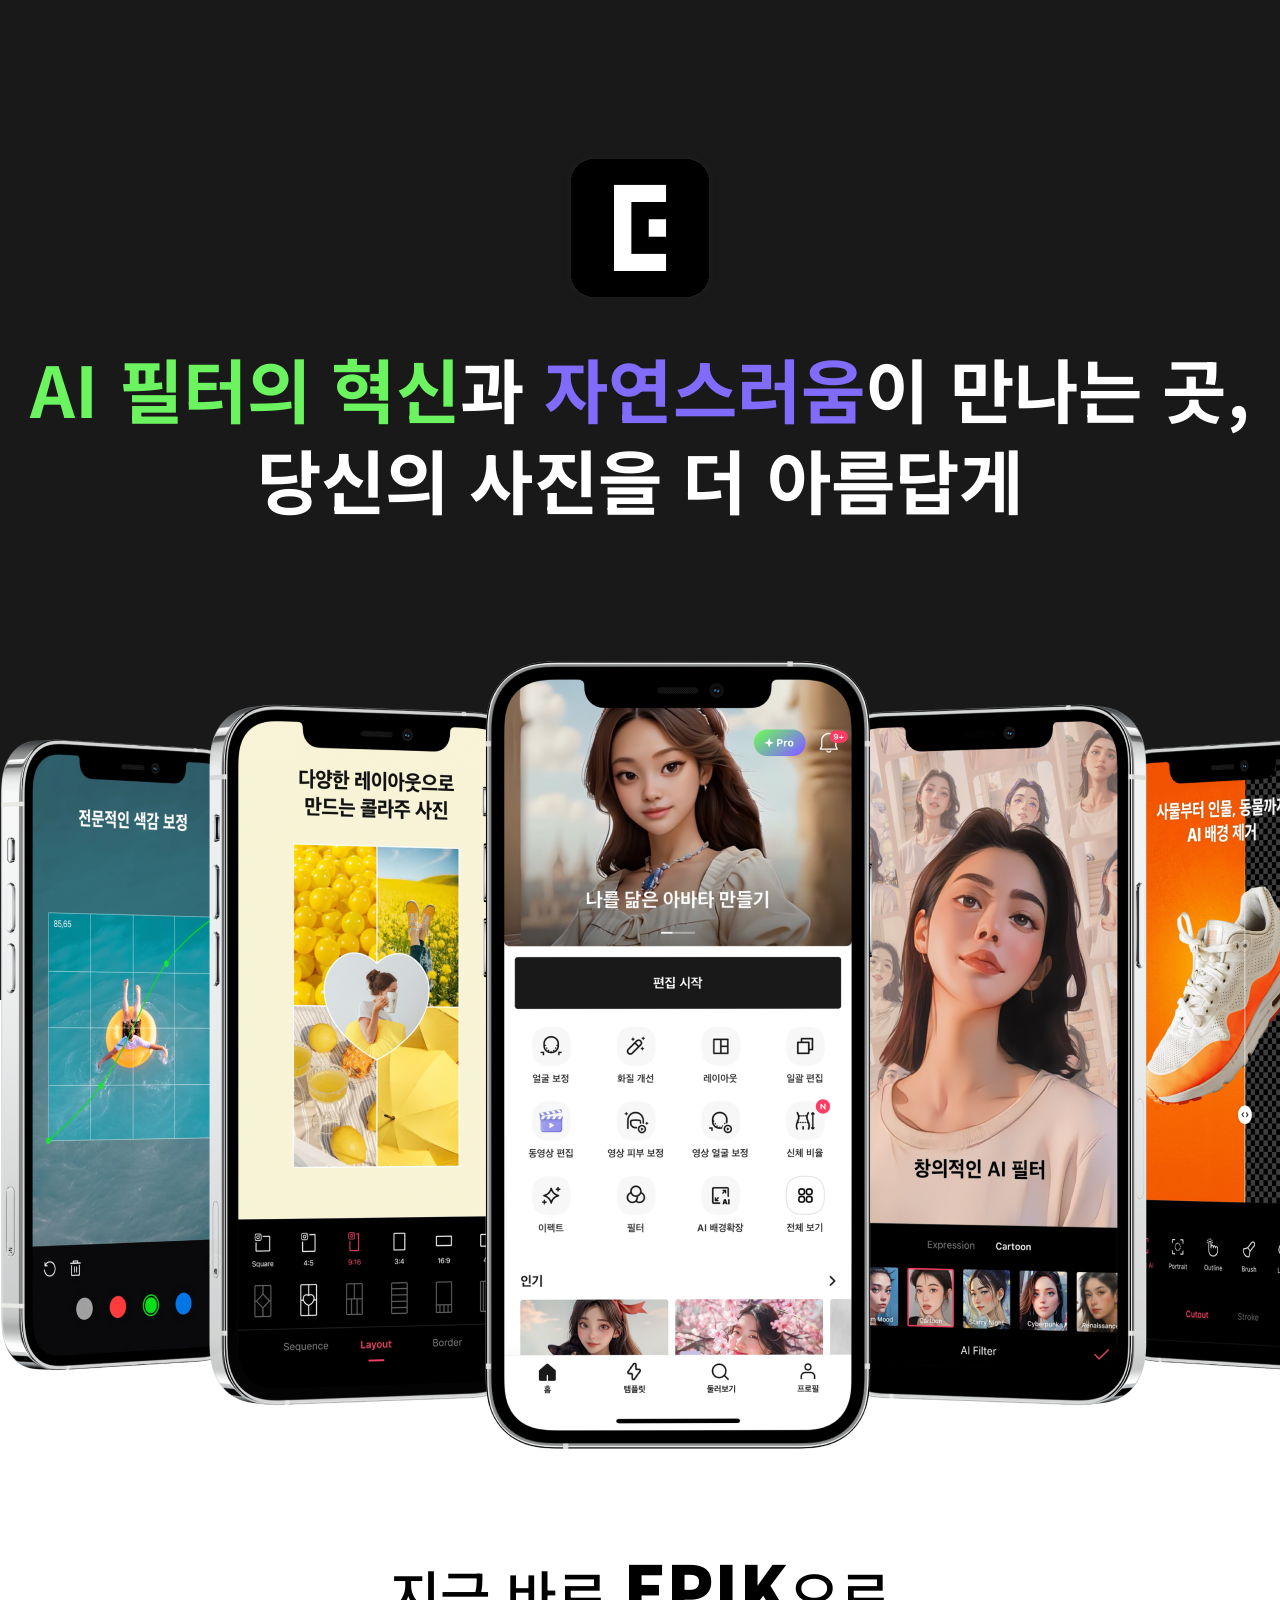
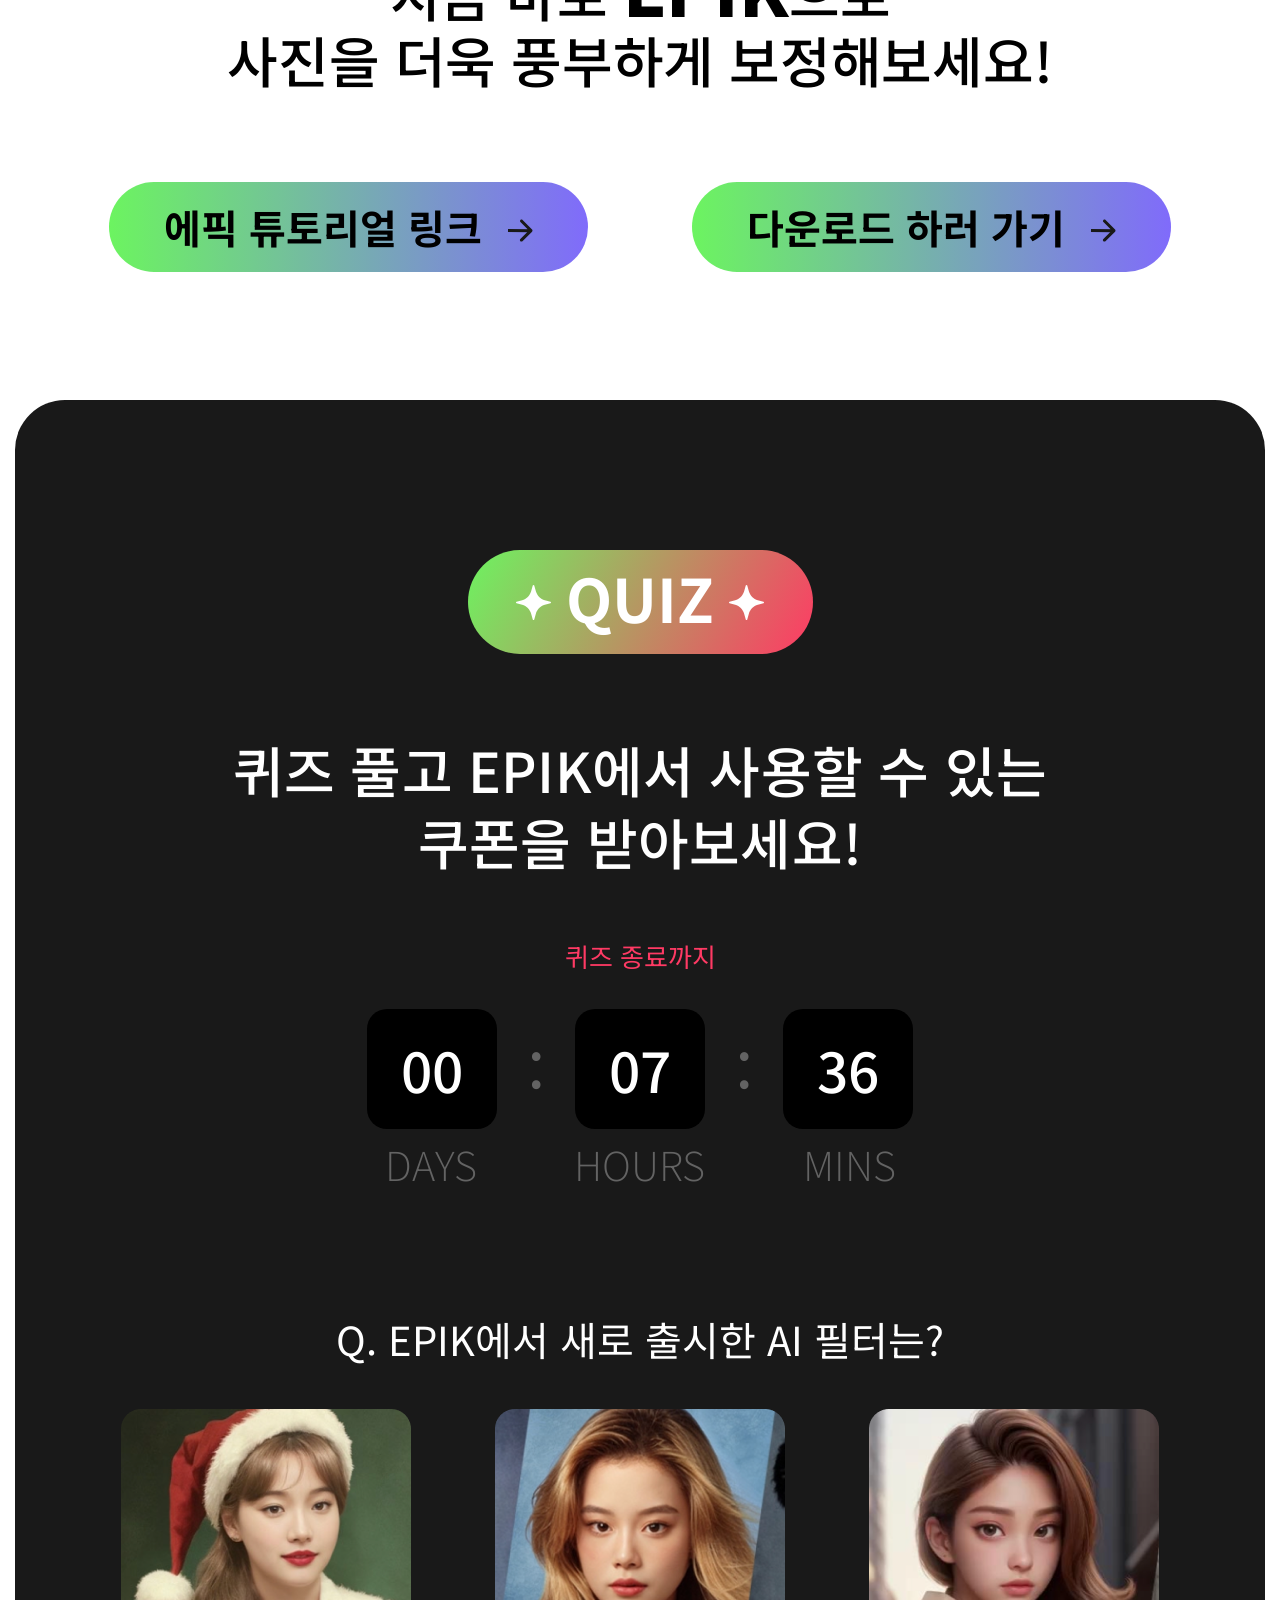
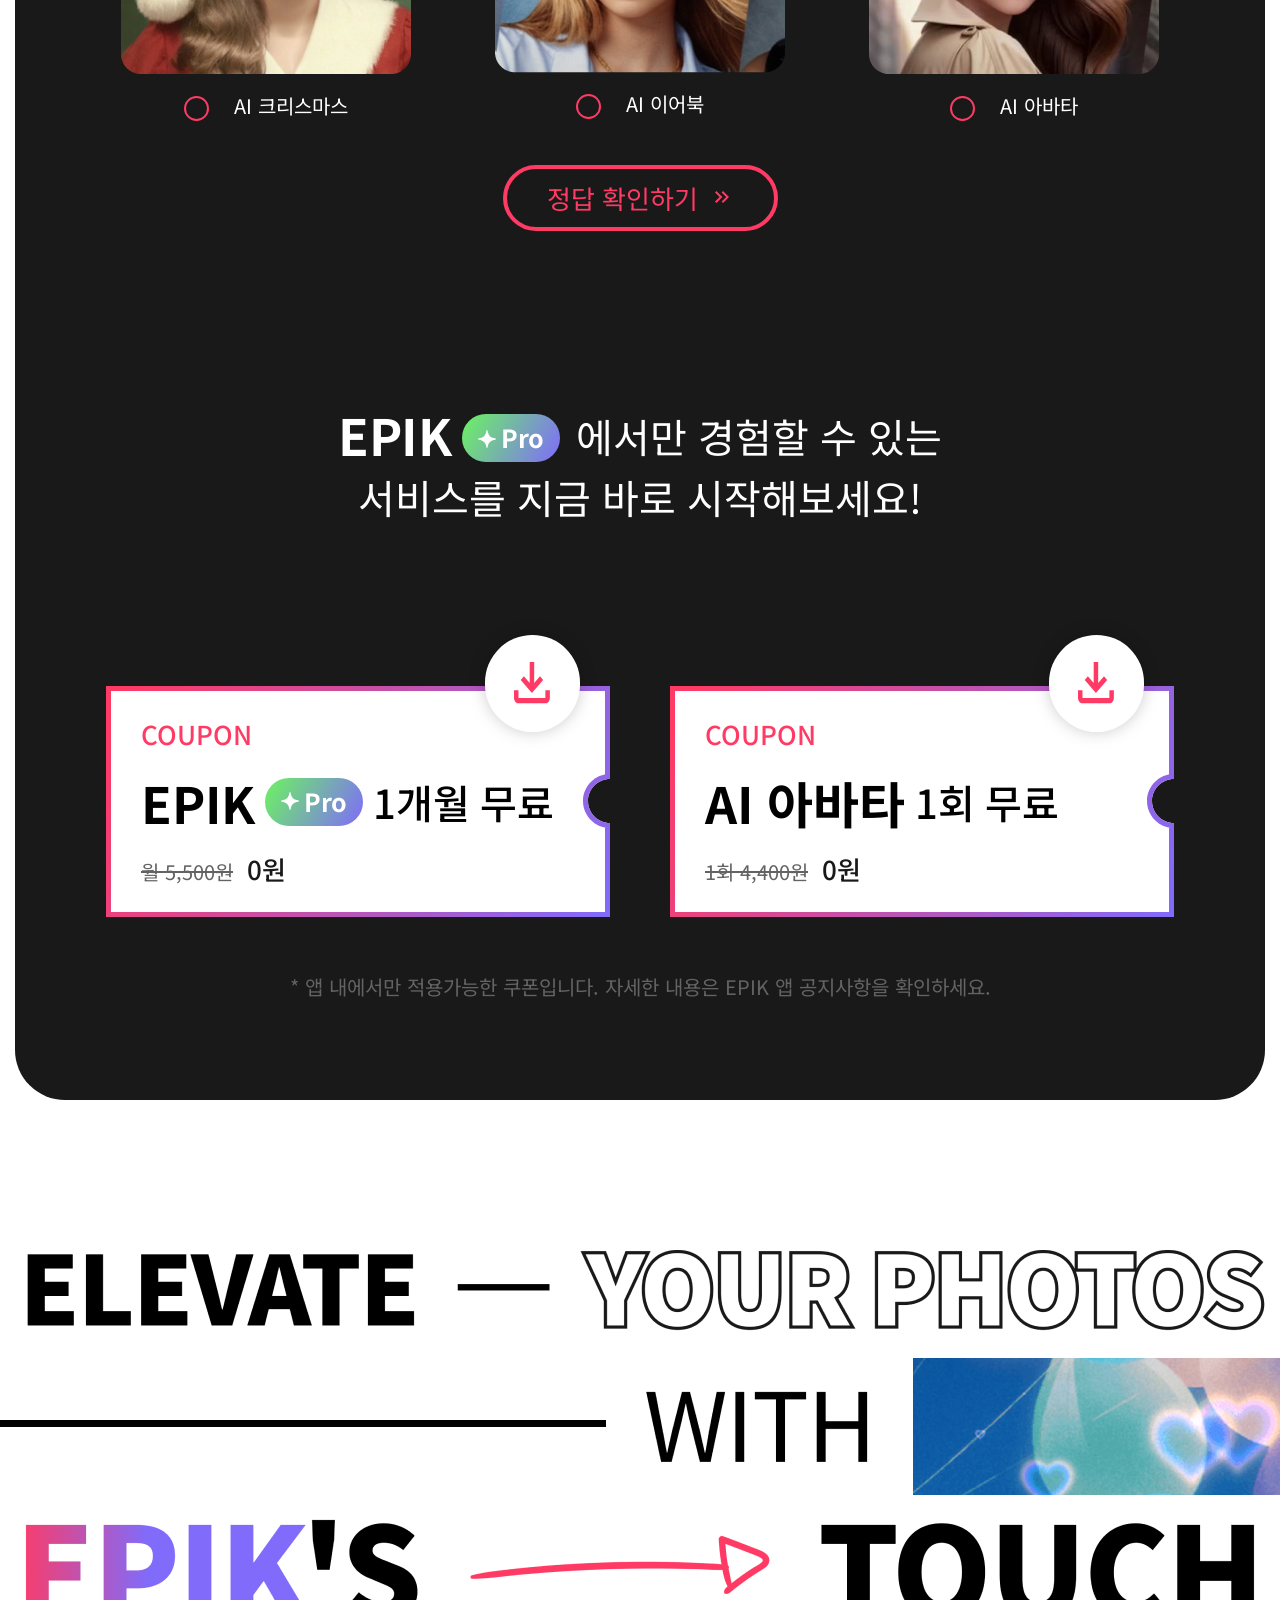
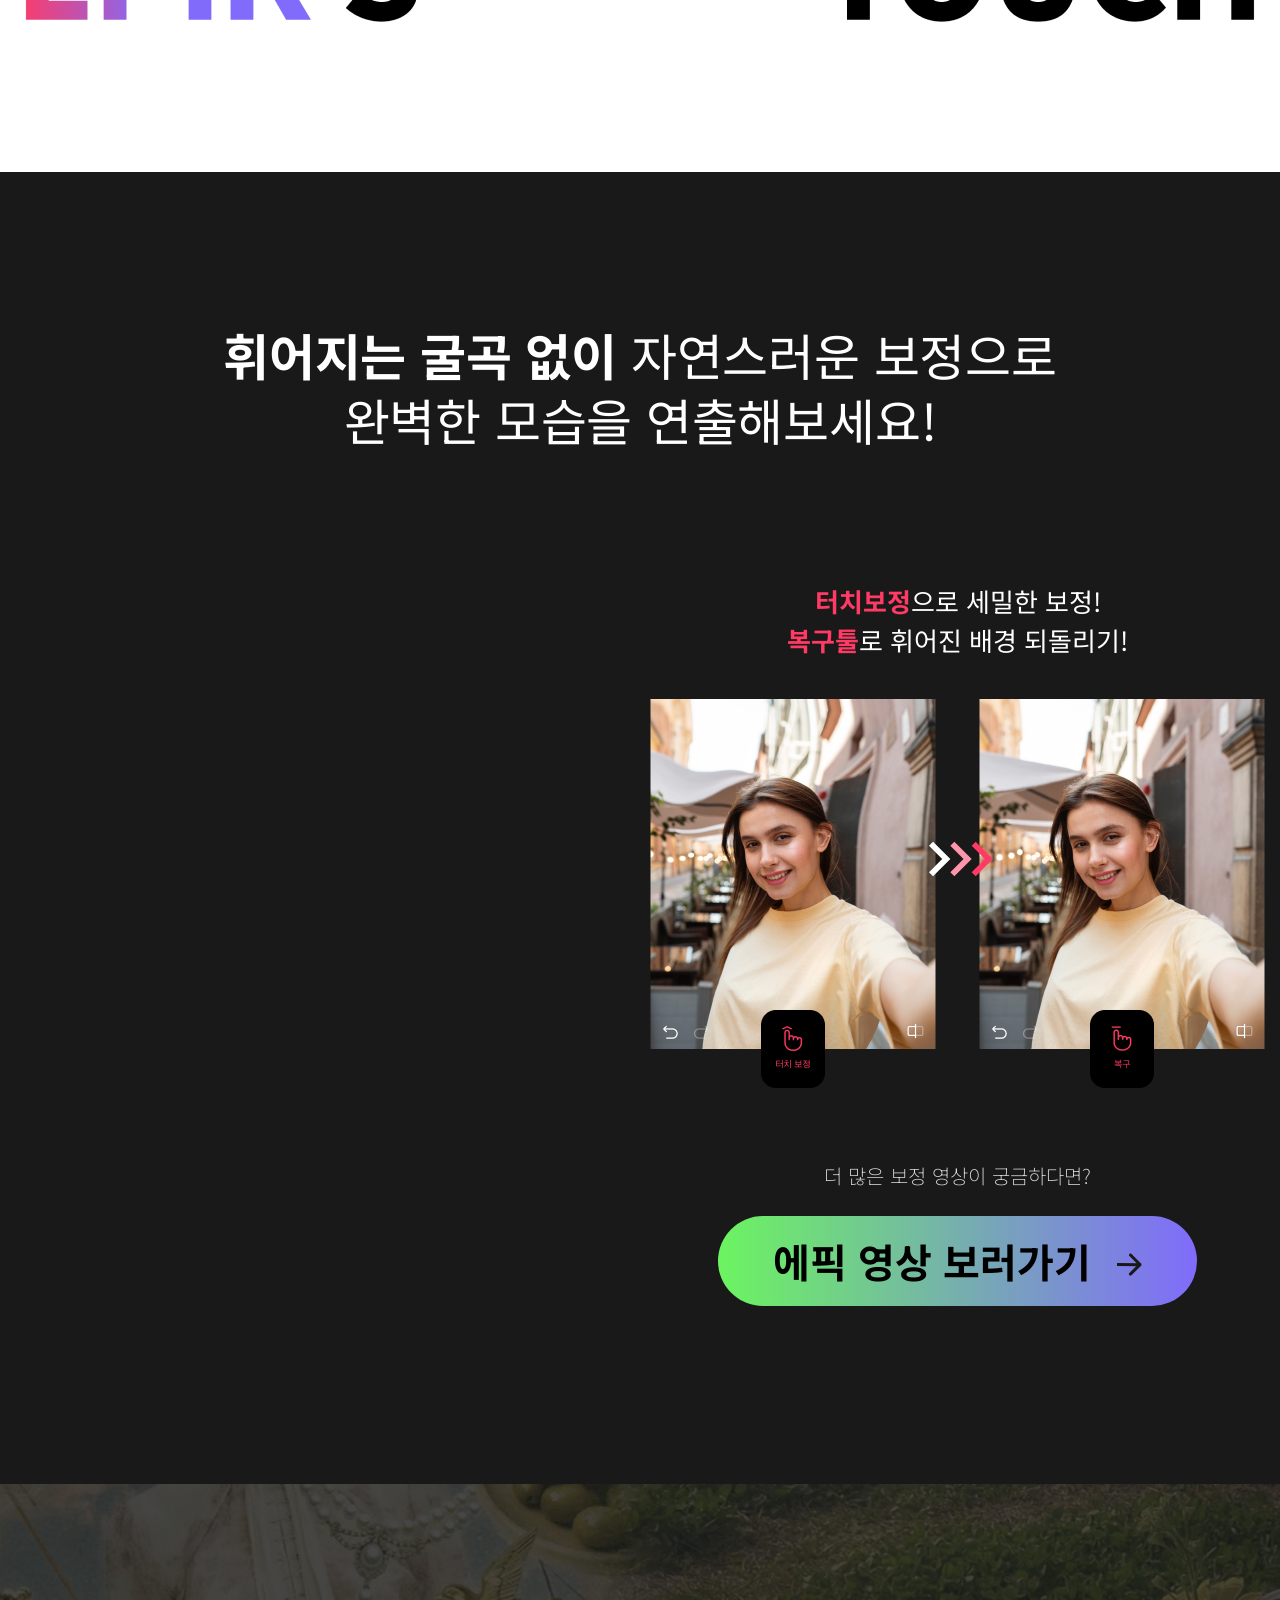
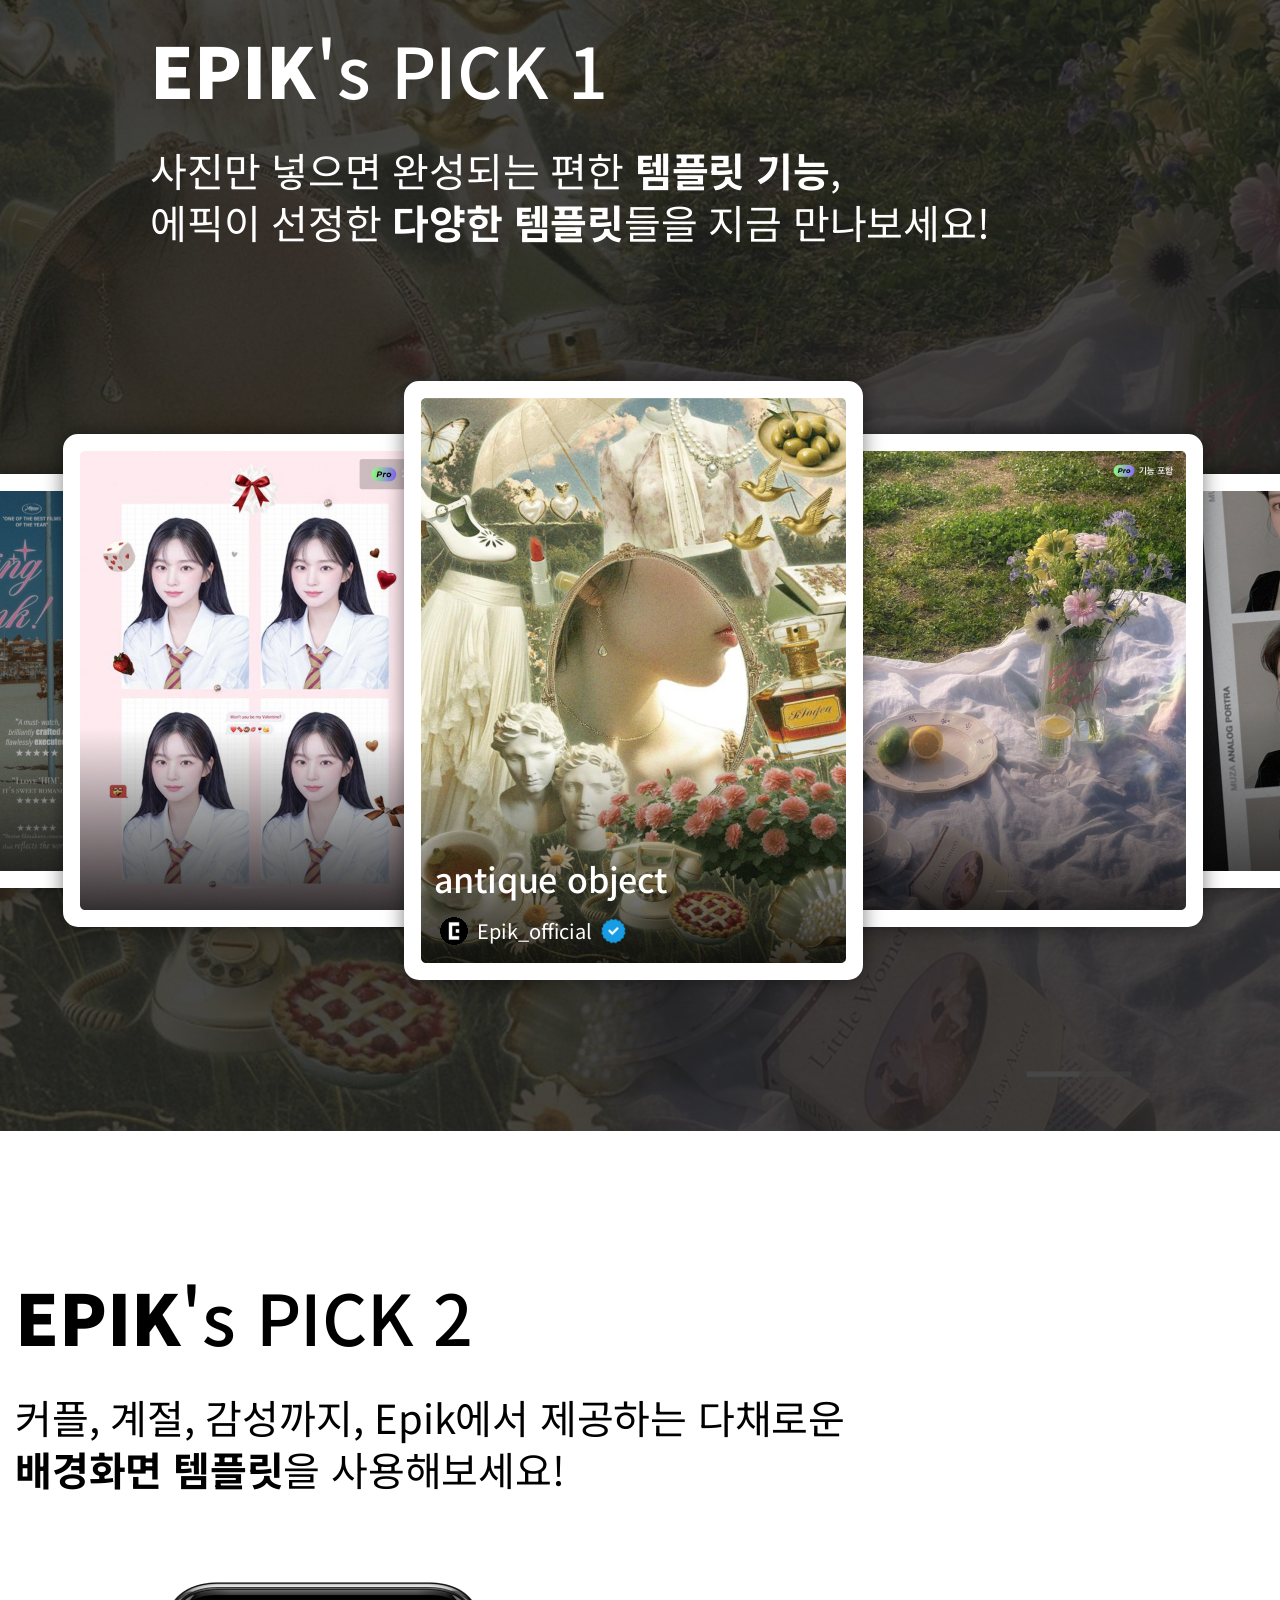
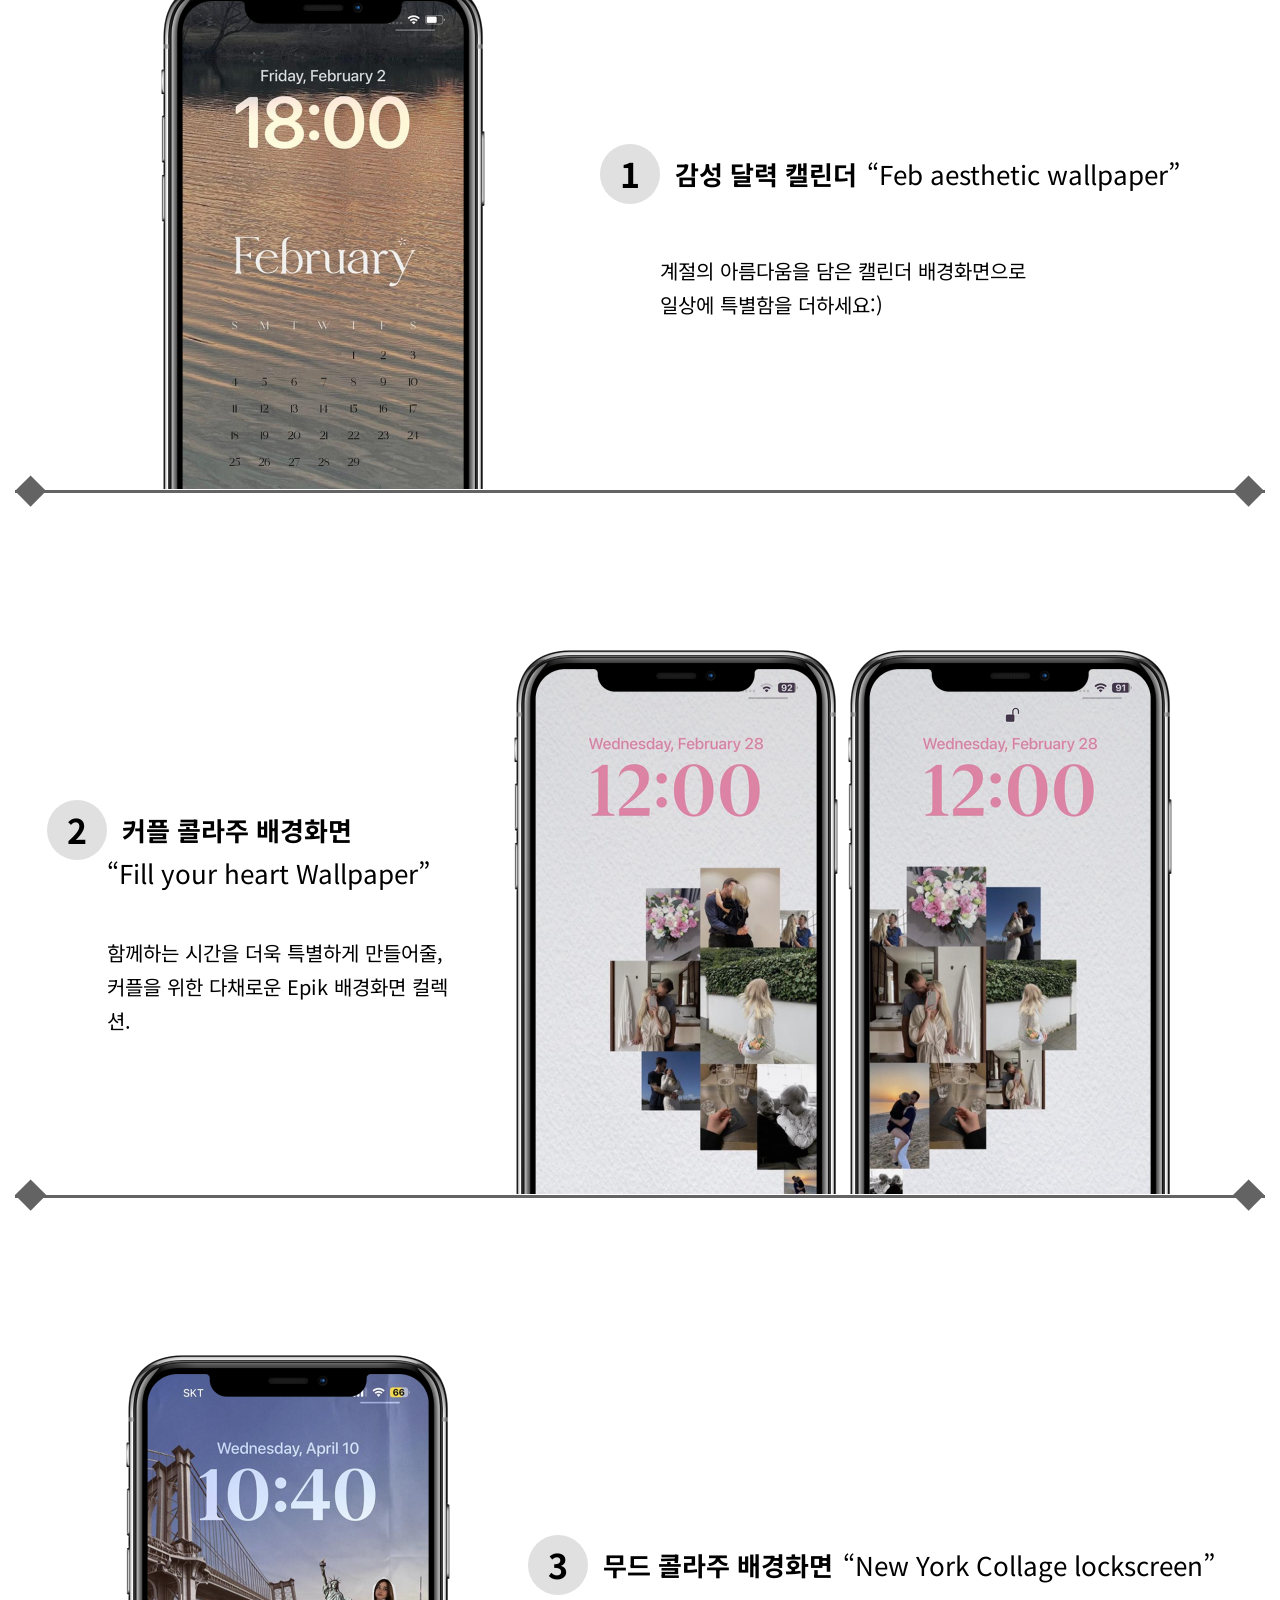
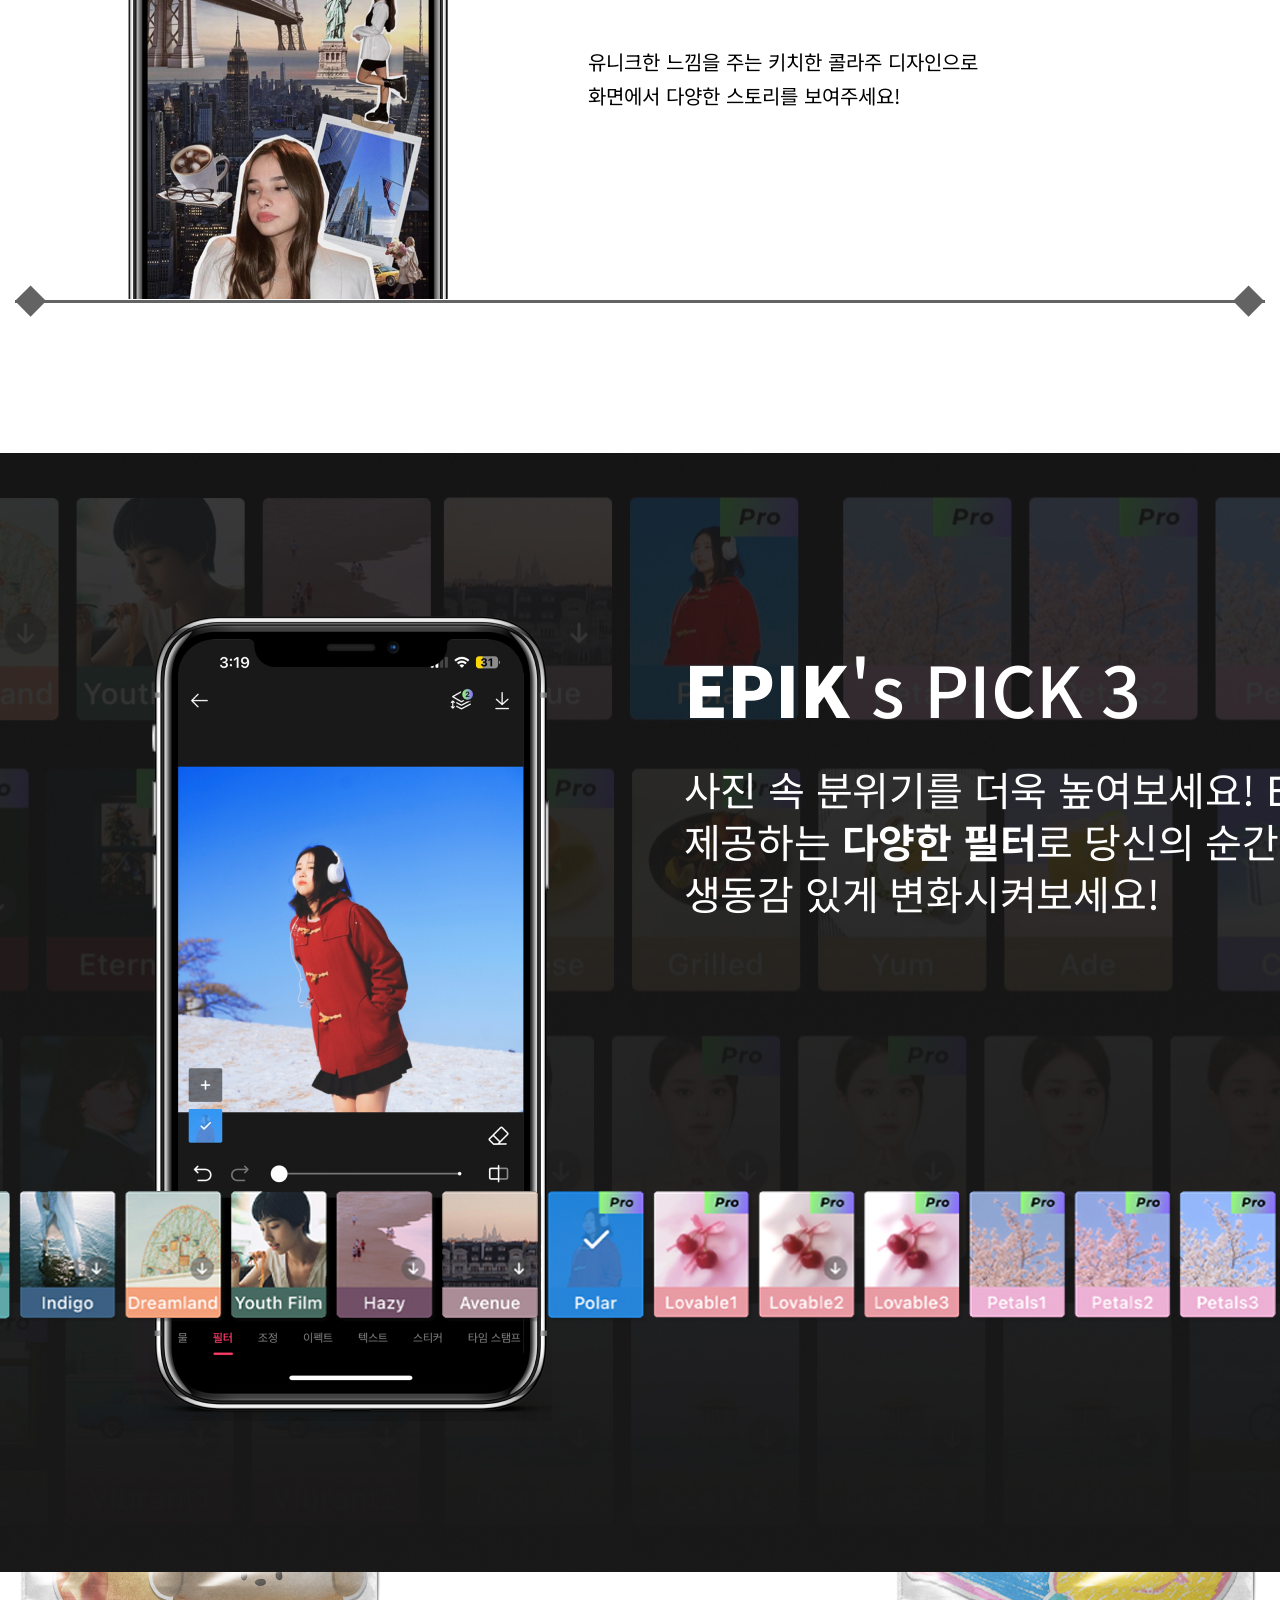
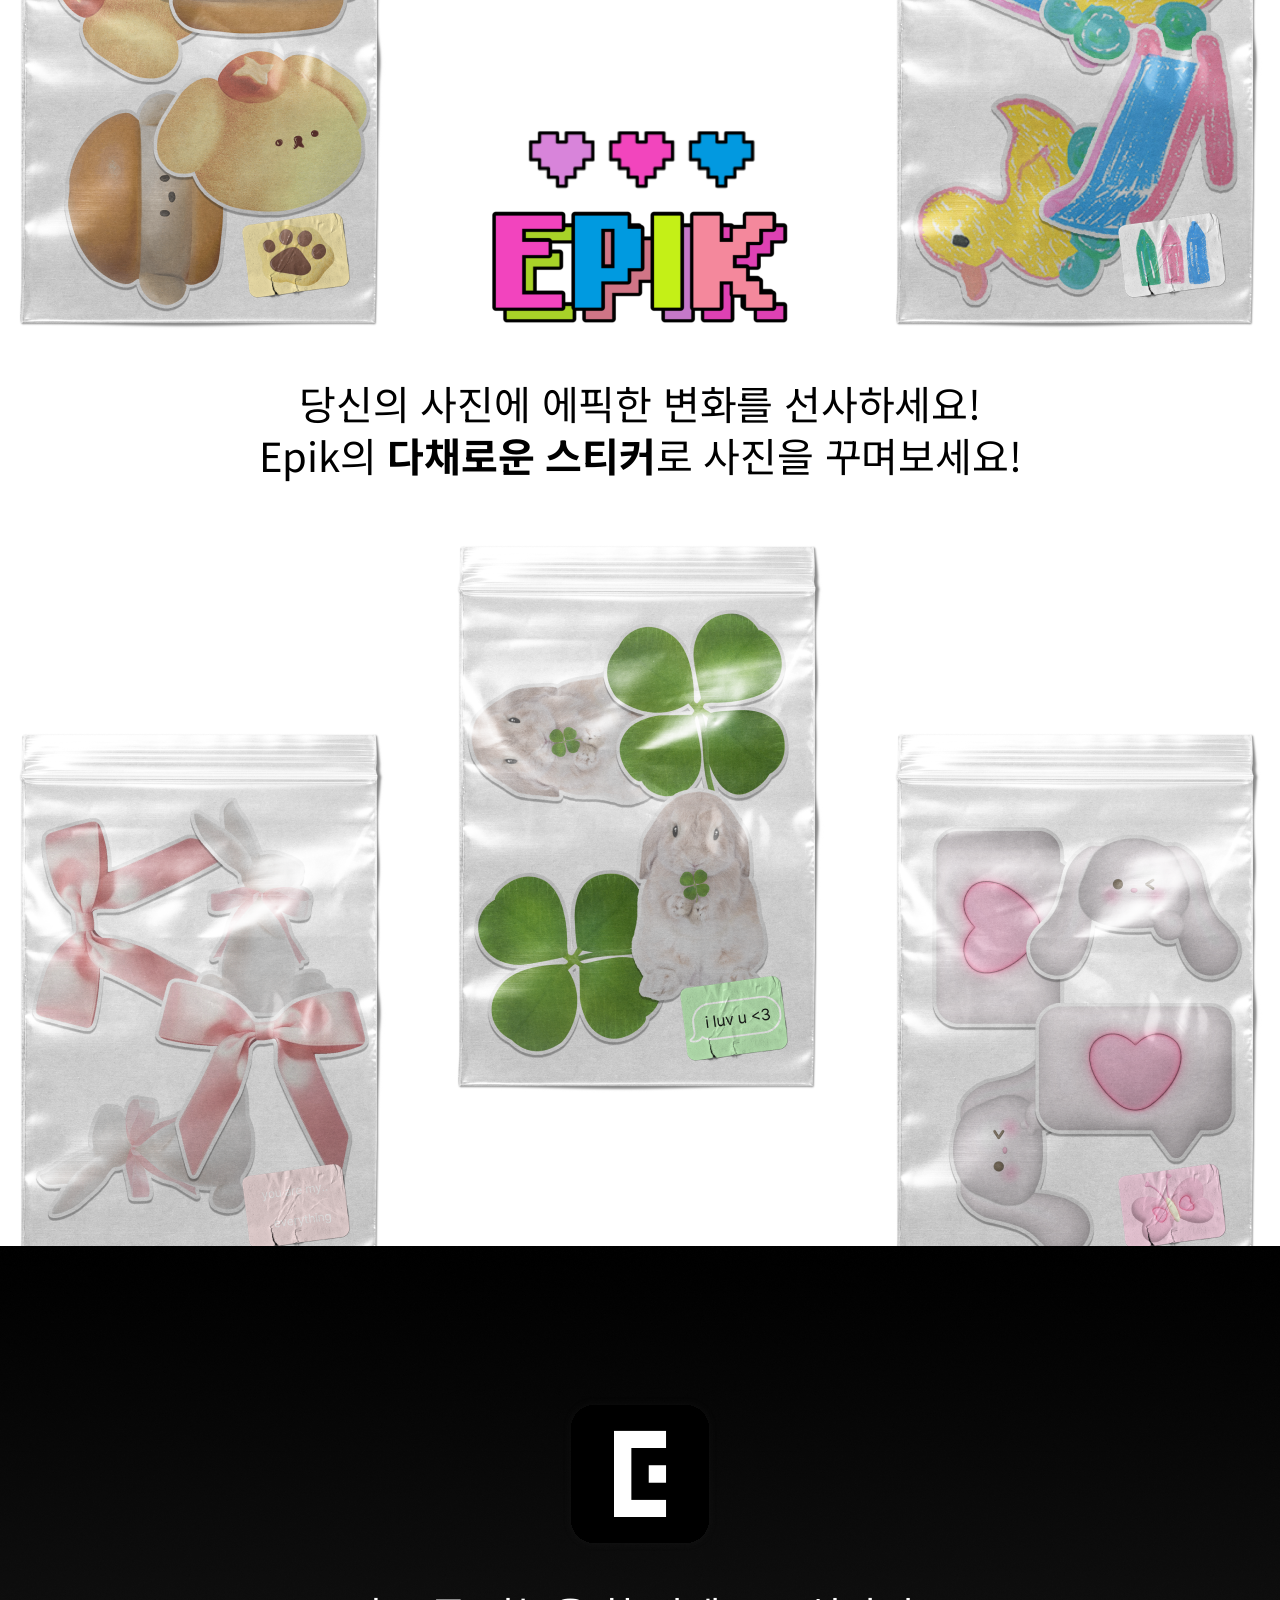
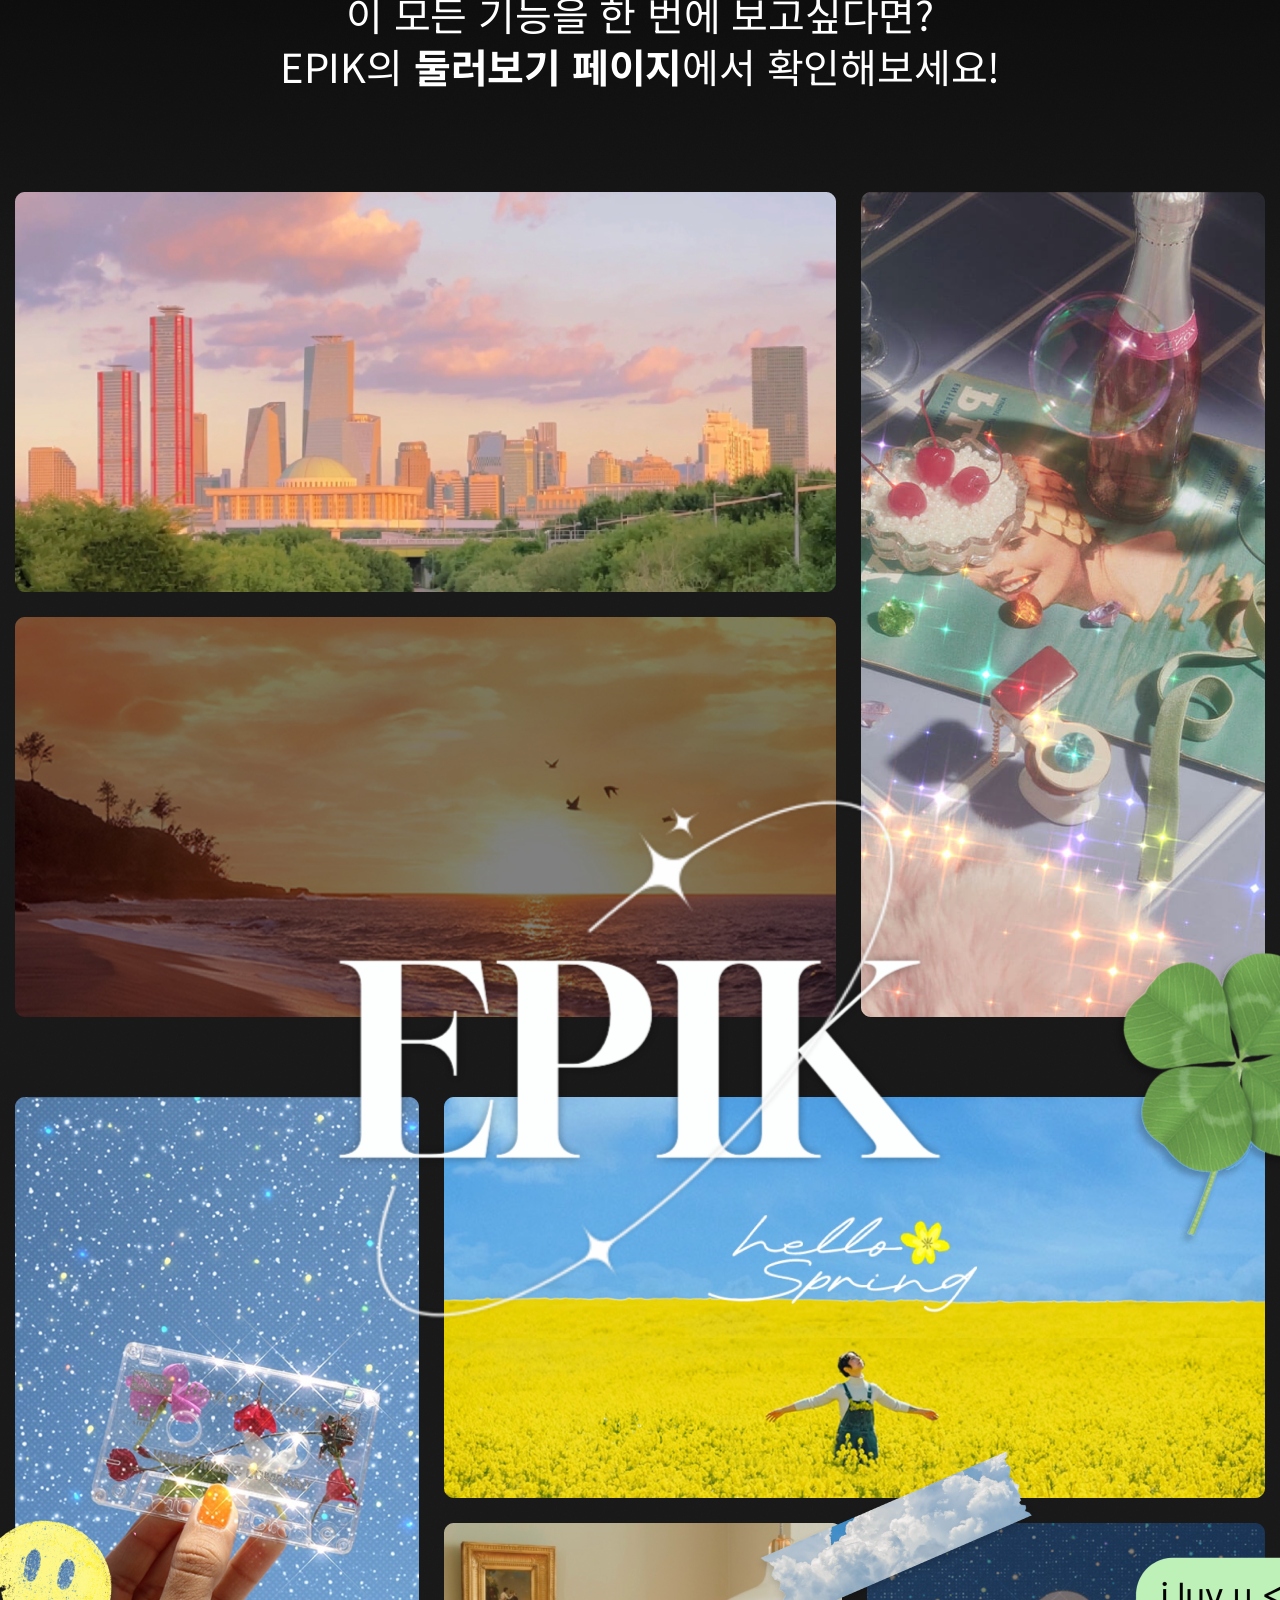
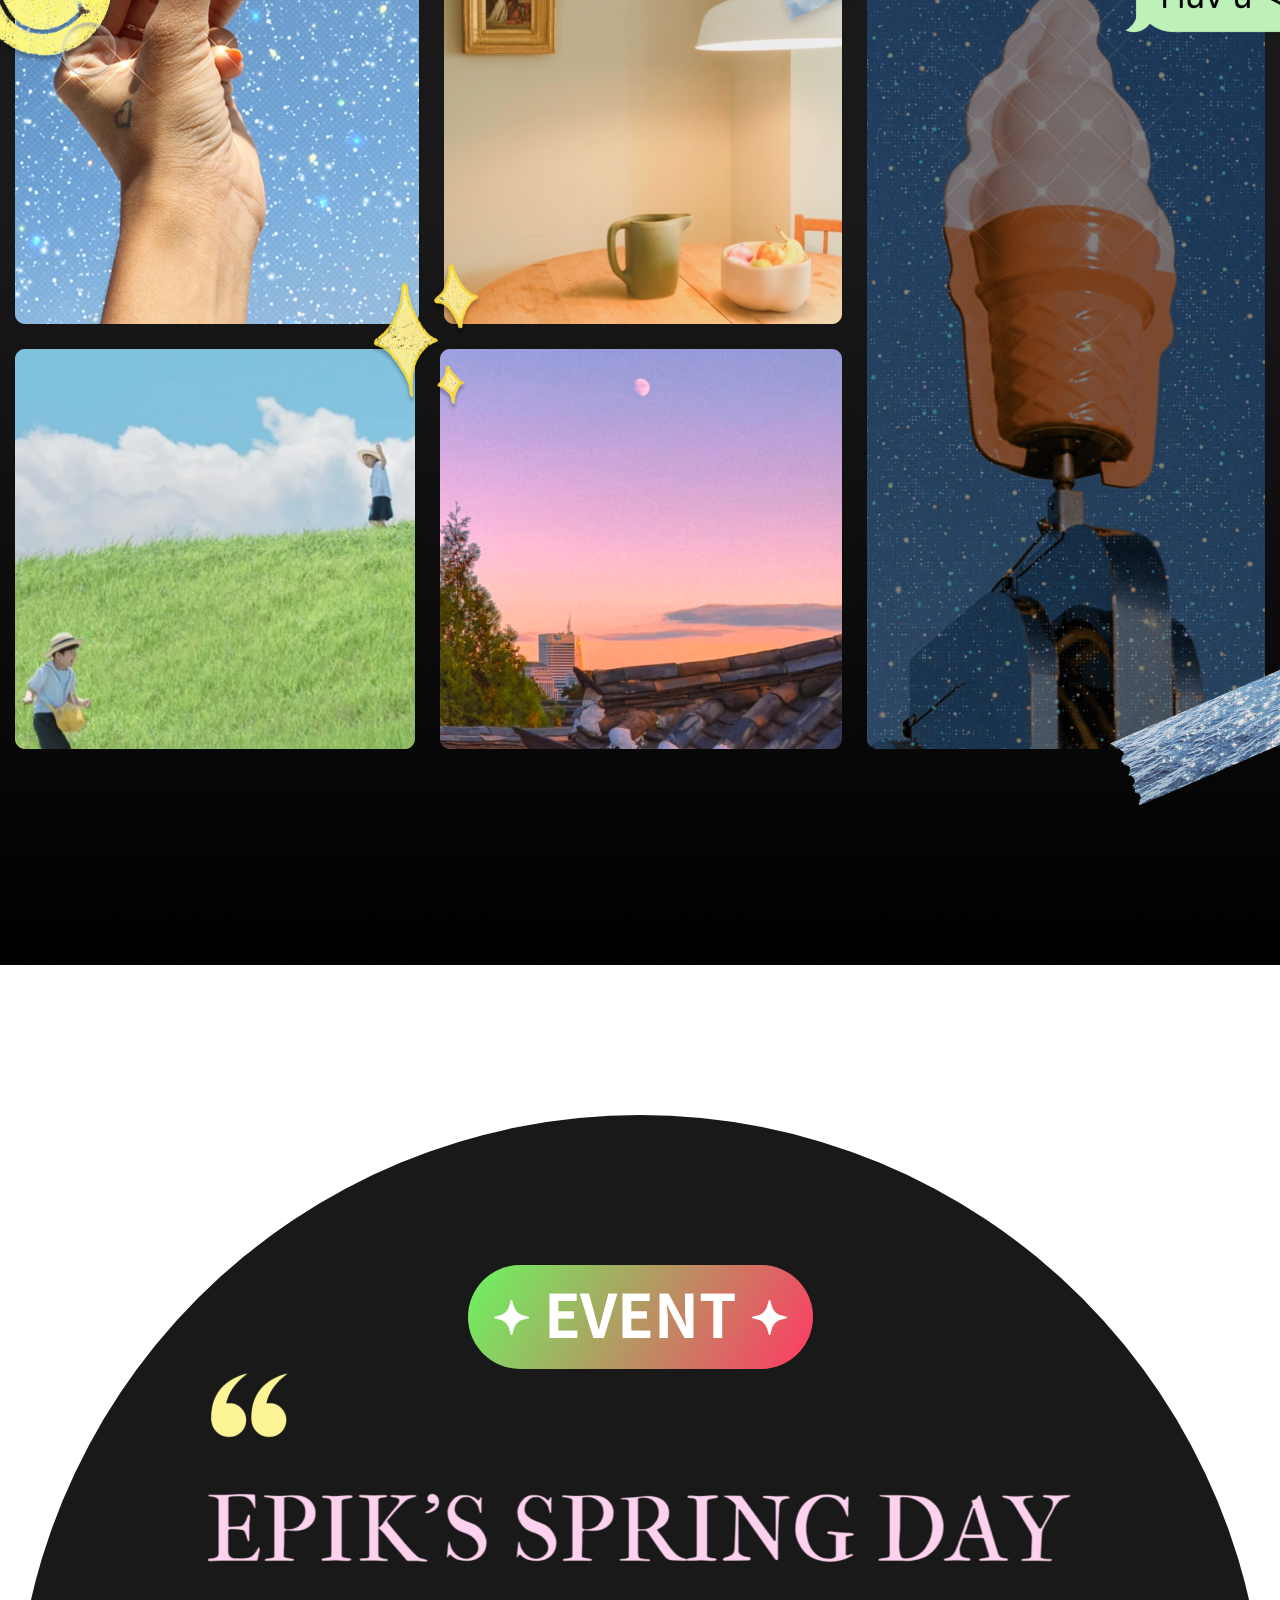
<file: project/graphic/landing/epik/index.html>
<!DOCTYPE html>
<html lang="ko">
<head>
    <meta charset="UTF-8">
    <meta name="keywords" content="">
    <meta name="description" content="">
    <meta name="viewport" content="width=device-width, initial-scale=1.0">
    <title>EPIK | 사진 보정앱</title>
    <!-- 파비콘 -->
    <link rel="shortcut icon" href="./images/epik_logo.svg" type="image/x-icon">
    <link rel="icon" href="./images/epik_logo.svg" type="image/x-icon">
    <!-- 웹글꼴 -->
    <link rel="preconnect" href="https://fonts.googleapis.com">
    <link rel="preconnect" href="https://fonts.gstatic.com" crossorigin>
    <link href="https://fonts.googleapis.com/css2?family=Noto+Sans+KR:wght@100..900&display=swap" rel="stylesheet">
    <!-- 디자인css -->
    <link rel="stylesheet" href="./styles/reset.css">
    <link rel="stylesheet" href="./styles/index.css">
</head>
<body>
    <main><!-- 12 group 묶음 -->
        <!-- =============== 1. 표지 =============== -->
        <div class="bg bg1">
            <section class="bg1_1">
                <h1><a href="#"><img src="./images/epik_logo.svg" alt="epik"></a></h1>
                <h2><em>AI 필터의 혁신</em>과 <em>자연스러움</em>이 만나는 곳,<br>당신의 사진을 더 아름답게</h2>
            </section>
            <div class="main_img"><img src="./images/epik_main.png" alt="epik"></div>
            <section class="bg1_2">
                <h2>지금 바로 <strong>EPIK</strong>으로<br>사진을 더욱 풍부하게 보정해보세요!</h2>
                <div class="btn">
                    <a href="#" class="tutorial_btn">에픽 튜토리얼 링크</a>
                    <a href="#" class="download_btn">다운로드 하러 가기</a>
                </div>
            </section>
        </div>
        <!-- =============== 2. 퀴즈 =============== -->
        <div class="bg bg2">
            <section>
                <div class="event_time">
                    <h1><span>QUIZ</span></h1>
                    <h2>퀴즈 풀고 EPIK에서 사용할 수 있는<br>쿠폰을 받아보세요!</h2>
                    <h3>퀴즈 종료까지</h3>
                    <div class="limit_time">
                        <div class="count">
                            <span>00</span>:<span>07</span>:<span>36</span>
                        </div>
                        <div class="date">
                            <p>DAYS</p>
                            <p>HOURS</p>
                            <p>MINS</p>
                        </div>
                    </div>
                </div>
                <div class="event_quiz">
                    <h2>Q. EPIK에서 새로 출시한 AI 필터는?</h2>
                    <form action="#" method="get" id="quiz_frm">
                        <fieldset class="quiz_radio">
                            <legend class="skip">퀴즈 양식</legend>
                            <ul>
                                <li>
                                    <label for="christmas"><img src="./images/ai_christmas.png" alt=""></label>
                                    <span class="check">
                                        <input type="radio" name="ai" value="christmas" id="christmas">
                                        <label for="christmas">AI 크리스마스</label>
                                    </span>
                                </li>
                                <li>
                                    <label for="yearbook"><img src="./images/ai_yearbook.png" alt=""></label>
                                    <span class="check">
                                        <input type="radio" name="ai" value="yearbook" id="yearbook">
                                        <label for="yearbook">AI 이어북</label>
                                    </span>
                                </li>
                                <li>
                                    <label for="avata"><img src="./images/ai_avata.png" alt=""></label>
                                    <span class="check">
                                        <input type="radio" name="ai" value="avata" id="avata">
                                        <label for="avata">AI 아바타</label>
                                    </span>
                                </li>
                            </ul>
                        </fieldset>
                        <div class="btn">
                            <button type="button">정답 확인하기</button>
                        </div>
                    </form>
                </div>
                <div class="event_coupon">
                    <h2><em>EPIK</em><span class="pro">Pro</span>에서만 경험할 수 있는<br>서비스를 지금 바로 시작해보세요!</h2>
                    <ul class="coupon_wrap">
                        <li>
                            <a href="#" class="download"><img src="./images/download.svg" alt=""></a>
                            <h3>COUPON</h3>
                            <div class="coupon_contents"><em>EPIK</em><span class="pro">Pro</span>1개월 무료</div>
                            <p><del>월 5,500원</del><span>0원</span></p>
                        </li>
                        <li>
                            <a href="#" class="download"><img src="./images/download.svg" alt=""></a>
                            <h3>COUPON</h3>
                            <div class="coupon_contents"><em>AI 아바타</em>1회 무료</div>
                            <p><del>1회 4,400원</del><span>0원</span></p>
                        </li>
                    </ul>
                    <p>* 앱 내에서만 적용가능한 쿠폰입니다. 자세한 내용은 EPIK 앱 공지사항을 확인하세요.</p>
                </div>
            </section>
        </div>
        <!-- =============== 3. 배너 =============== -->
        <div class="bg bg3"></div>
        <!-- =============== 4. 터치보정(영상) =============== -->
        <div class="bg bg4">
            <section>
                <h2><strong>휘어지는 굴곡 없이</strong> 자연스러운 보정으로<br>완벽한 모습을 연출해보세요!</h2>
                <div class="touch">
                    <iframe class="video" width="440" height="782" src="https://www.youtube.com/embed/odc8MTAllkk?autoplay=1&mute=1&loop=1" title="요즘 난리난 보정어플 #epik #사진편집 #튜토리얼" frameborder="0" allow="accelerometer; autoplay; clipboard-write; encrypted-media; gyroscope; picture-in-picture; web-share" referrerpolicy="strict-origin-when-cross-origin" allowfullscreen></iframe>
                    <div class="touch_right">
                        <h3><em class="pink_highlight">터치보정</em>으로 세밀한 보정!<br><em class="pink_highlight">복구툴</em>로 휘어진 배경 되돌리기!</h3>
                        <ul class="bf_af">
                            <li class="bf">
                                <img src="./images/touch_bf.jpg" alt="터치보정">
                                <img src="./images/touch_bf_icon.png" alt="터치보정버튼">
                            </li>
                            <li class="bf_to_af"><img src="./images/tripple_arrow_right.svg" alt=""></li>
                            <li class="af">
                                <img src="./images/touch_af.jpg" alt="복구">
                                <img src="./images/touch_af_icon.png" alt="복구버튼">
                            </li>
                        </ul>
                        <div class="more_link">
                            <span>더 많은 보정 영상이 궁금하다면?</span>
                            <button type="button">에픽 영상 보러가기</button>
                        </div>
                    </div>
                </div>
            </section>
        </div>
        <!-- =============== 5. Pick1 =============== -->
        <div class="bg bg5">
            <section>
                <h2 class="pick_title"><strong>EPIK</strong>'s PICK 1</h2>
                <p class="pick_contents">사진만 넣으면 완성되는 편한 <em>템플릿 기능</em>,<br>에픽이 선정한 <em>다양한 템플릿</em>들을 지금 만나보세요!</p>
            </section>
            <ul class="item_wrap">
                <li class="item item1"><img src="./images/photo_1.jpg" alt=""></li>
                <li class="item item2"><img src="./images/photo_2.jpg" alt=""></li>
                <li class="item item3"><img src="./images/photo_3.jpg" alt=""></li>
                <li class="item item4">
                    <p><img src="./images/photo_4.jpg" alt=""></p>
                    <div class="item_contents">
                        <p>antique object</p>
                        <p class="epik_account">Epik_official</p>
                    </div>
                </li>
                <li class="item item5"><img src="./images/photo_5.jpg" alt=""></li>
                <li class="item item6"><img src="./images/photo_6.jpg" alt=""></li>
                <li class="item item7"><img src="./images/photo_7.jpg" alt=""></li>
            </ul>
        </div>
        <!-- =============== 6. Pick2 =============== -->
        <div class="bg bg6">
            <section>
                <h2 class="pick_title"><strong>EPIK</strong>'s PICK 2</h2>
                <p class="pick_contents">커플, 계절, 감성까지, Epik에서 제공하는 다채로운<br><em>배경화면 템플릿</em>을 사용해보세요!</p>
                <div class="wallpaper wp1">
                    <p><img src="./images/wallpaper_1.png" alt=""></p>
                    <div class="wp_info">
                        <h3><em>1</em><strong>감성 달력 캘린더</strong><span>“Feb aesthetic wallpaper”</span></h3>
                        <p>계절의 아름다움을 담은 캘린더 배경화면으로<br>일상에 특별함을 더하세요:)</p>
                    </div>
                </div>
                <div class="wallpaper wp2">
                    <div class="wp_info">
                        <h3><em>2</em><strong>커플 콜라주 배경화면</strong><br><span>“Fill your heart Wallpaper”</span></h3>
                        <p>함께하는 시간을 더욱 특별하게 만들어줄,<br>커플을 위한 다채로운 Epik 배경화면 컬렉션.</p>
                    </div>
                    <p><img src="./images/wallpaper_2.png" alt=""></p>
                </div>
                <div class="wallpaper wp3">
                    <p><img src="./images/wallpaper_3.png" alt=""></p>
                    <div class="wp_info">
                        <h3><em>3</em><strong>무드 콜라주 배경화면</strong><span>“New York Collage lockscreen”</span></h3>
                        <p>유니크한 느낌을 주는 키치한 콜라주 디자인으로<br>화면에서 다양한 스토리를 보여주세요!</p>
                    </div>
                </div>
            </section>
        </div>
        <!-- =============== 7. Pick3 =============== -->
        <div class="bg bg7">
            <section>
                <p><img src="./images/iphone_filter.png" alt=""></p>
                <div class="right">
                    <h2 class="pick_title"><strong>EPIK</strong>'s PICK 3</h2>
                    <p class="pick_contents">사진 속 분위기를 더욱 높여보세요! Epik이<br>제공하는 <em>다양한 필터</em>로 당신의 순간을 더욱 <br>생동감 있게 변화시켜보세요!</p>
                </div>
            </section>
            <div class="filter_img"><img src="./images/all_filter.png" alt=""></div>
        </div>
        <!-- =============== 8. 스티커 =============== -->
        <div class="bg bg8">
            <section>
                <div class="img_top">
                    <img src="./images/sticker_1.png" alt="">
                    <span class="sticker_logo"><img src="./images/sticker_logo.png" alt=""></span>
                    <img src="./images/sticker_2.png" alt="">
                </div>
                <p class="pick_contents">당신의 사진에 에픽한 변화를 선사하세요!<br>Epik의 <em>다채로운 스티커</em>로 사진을 꾸며보세요!</p>
                <div class="img_btm">
                    <img src="./images/sticker_3.png" alt="">
                    <img src="./images/sticker_4.png" alt="">
                    <img src="./images/sticker_5.png" alt="">
                </div>
            </section>
        </div>
        <!-- =============== 9. 모든기능-둘러보기 =============== -->
        <div class="bg bg9">
            <section>
                <h1><img src="./images/epik_logo.svg" alt=""></h1>
                <p class="pick_contents">이 모든 기능을 한 번에 보고싶다면?<br>EPIK의 <em>둘러보기 페이지</em>에서 확인해보세요!</p>
                <p><img src="./images/all_function.png" alt=""></p>
                <div class="sticker_wrap">
                    <img src="./images/epik_sticker.png" alt="">
                    <img src="./images/clover_sticker.png" alt="">
                    <img src="./images/smile_sticker.png" alt="">
                    <img src="./images/shine_sticker.png" alt="">
                    <img src="./images/masking1_sticker.png" alt="">
                    <img src="./images/talk_sticker.png" alt="">
                    <img src="./images/masking2_sticker.png" alt="">
                </div>
            </section>
        </div>
        <!-- =============== 10. 이벤트 =============== -->
        <div class="bg bg10">
            <section>
                <div class="event_top">
                    <h1><span>EVENT</span></h1>
                    <h2><img src="./images/event_title.png" alt=""></h2>
                    <p>EPIK에서 <strong>봄 챌린지</strong> 참여하고<br><em>정식 크리에이터</em>가 되어보세요!</p>
                </div>
                <div class="spring_wrap">
                    <img src="./images/insta_1.png" alt="">
                    <img src="./images/insta_2.png" alt="">
                    <img src="./images/insta_3.png" alt="">
                    <img src="./images/insta_4.png" alt="">
                    <img src="./images/insta_5.png" alt="">
                </div>
                <div class="date_winner">
                    <dl class="event_date">
                        <dt><span>이벤트 기간</span></dt>
                        <dd>2024.03.25 (월) ~ 2024.04.14 (일)</dd>
                    </dl>
                    <dl class="event_winner">
                        <dt><span>당첨자 발표</span></dt>
                        <dd> 2024.04.29 (수)</dd>
                    </dl>
                </div>
                <div class="winner_benefit">
                    <h3><span>winner 혜택</span></h3>
                    <div class="benefit_wrap">
                        <div class="bf">
                            <div class="bf_left">
                                <p>혜택 1</p>
                                <p><em>EPIK</em> <span>PRO</span><br>1년 구독권</p>
                                <p>당첨자에 한하여 제공되는 쿠폰입니다.</p>
                            </div>
                        </div>
                        <div class="bf">
                            <div class="bf_right">
                                <p>혜택 2</p>
                                <p><em>CREATOR</em> <img src="./images/official_mark.svg" alt=""><br>뱃지 부여</p>
                                <p>당첨자에 한하여 제공되는 쿠폰입니다.</p>
                            </div>
                        </div>
                    </div>
                </div>
                <div class="event_caution">
                    <h3>이벤트 유의사항</h3>
                    <p>&middot; EPIK 어플 사용자 대상으로 하는 이벤트입니다.<br>
                        &middot; 이벤트가 종료되면 더 이상 참여가 불가합니다.<br>
                        &middot; 당첨자 안내 : 당첨되신 분들은 2024년 6월 29일까지 앱 내 문의하기로 연락해주시기 바랍니다.<br>
                        &middot; 공지 이후 60일 이내에 별도 연락이 없을 경우, 당첨이 취소될 수 있으니 양해 부탁드립니다.<br>
                        &middot; 구독권은 ID당 1회 다운로드 가능하며, 사용기간 경과 시 재발급이 불가합니다.
                    </p>
                </div>
            </section>
        </div>
        <!-- =============== 11. 마무리(배너) =============== -->
        <div class="bg bg11"></div>
    </main>
    <footer>
        <section>
            <div class="f_top">
                <p>&copy; SNOW Corp.</p>
                <div class="sns">
                    <a href="#"><img src="./images/icon_facebook.svg" alt="facebook"></a>
                    <a href="#"><img src="./images/icon_instagram.svg" alt="instagram"></a>
                    <a href="#"><img src="./images/icon_tiktok.svg" alt="tiktok"></a>
                    <a href="#"><img src="./images/icon_youtube.svg" alt="youtube"></a>
                </div>
            </div>
            <div class="f_bottom">
                <div class="ad_top">
                    <a href="#">개인정보 처리방침</a>
                    <a href="#">기업윤리 센터</a>
                    <a href="#">공지사항</a>
                </div>
                <div class="ad_mid">
                    <p>회사명 : 스노우 주식회사</p>
                    <p>주소 : 경기도 성남시 분당구 분당내곡로 131, 판교 테크원타워1 8층</p>
                    <p>이메일 : <a href="#">dl_snowbusiness@snowcorp.com</a></p>
                </div>
                <p class="ad_btm">COPYRIGHT &copy; 2022. SNOW. ALL RIGHT RESERVED.</p>
            </div>
        </section>
    </footer>
</body>
</html>
</file>
<file: project/graphic/landing/epik/styles/index.css>
main {text-align:center; margin:0 auto;}
/* 배경 공통&개별값 */
main .bg > section {width:1250px; margin:0 auto;}
main .bg {
    width:100%;
    background-position:center;
    background-repeat:no-repeat;
    background-size:cover;
}
main .bg1 {
    background-image:url(../images/bg1.jpg);
    height:2000px;
}
main .bg3 {
    background-image:url(../images/bg3.jpg);
    height:672px;
}

/* ================== 1. 표지 ================== */
main .bg1 .bg1_1 {}
main .bg1 .bg1_1 h1 {padding-top:150px;}
main .bg1 .bg1_1 h2 {
    font-size:4.375rem; font-weight:700; color:#fff;
    line-height:1.3; letter-spacing:0.2px; margin:35px 0 125px;
}
main .bg1 .bg1_1 h2 em {font-weight:700; color:#6CF460; }
main .bg1 .bg1_1 h2 em:nth-child(2) {font-weight:700; color:#806BFB;}
main .bg1 .main_img {margin:0 auto;}
main .bg1 .bg1_2 {}
main .bg1 .bg1_2 h2 {
    font-size:3.438rem; font-weight:500;
    line-height:1.2; letter-spacing:-0.2px;
    margin:90px 0;
}
main .bg1 .bg1_2 h2 strong {font-size:4.375rem; font-weight:900;}
/* 1.표지-버튼 공통 */
main .bg1 .bg1_2 .btn {
    width:1062px; margin:0 auto;
    display:flex;
    justify-content:space-between;
}
main .bg1 .bg1_2 .btn .tutorial_btn,
main .bg1 .bg1_2 .btn .download_btn,
main .bg4 section .touch .touch_right .more_link button {
    font-size:2.5rem; font-weight:700; margin-bottom:150px;
    padding:25px 55px; border-radius:60px;
    background:linear-gradient(90deg, #6CF460, #806BFB);
    transition:transform 0.2s;
}
main .bg1 .bg1_2 .btn .tutorial_btn:hover,
main .bg1 .bg1_2 .btn .download_btn:hover,
main .bg4 section .touch .touch_right .more_link button:hover {
    transform:scale(0.97);
}
/* 1.표지-버튼 화살표 가상선택자 */
main .bg1 .bg1_2 .btn .tutorial_btn::after,
main .bg1 .bg1_2 .btn .download_btn::after,
main .bg4 section .touch .touch_right .more_link button::after {
    content:'';
    background-image:url(../images/arrow.svg);
    background-repeat:no-repeat;
    width:26px; height:28px;
    display:inline-block;
    margin-left:25px;
}
/* ================== 2. 퀴즈 ================== */
main .bg2 {}
main .bg2 section {background-color:#191919; border-radius:50px; height:2300px; padding:150px 0;}
main .bg2 section .event_time {
    display:flex;
    flex-flow:column nowrap;
    align-items:center;
}
main .bg2 section .event_time h1 {
    font-size:3.75rem; font-weight:700; color:#fff;
    letter-spacing:-0.2px;
    width:345px; height:104px; background:linear-gradient(-60deg, #FF3A64, #6CF460);
    border-radius:90px;
    display:flex;
    justify-content:center;
    align-items:center;
}
main .bg2 section .event_time h1 span {position:relative; bottom:5px;}
/* event 제목 양옆 데코 가상선택자 */
main .bg2 section .event_time h1::before {
    content:'';
    background-image:url(../images/shine_deco.svg);
    background-repeat:no-repeat;
    width:35px; height:35px;
    margin-right:15px;
}
main .bg2 section .event_time h1::after {
    content:'';
    background-image:url(../images/shine_deco.svg);
    background-repeat:no-repeat;
    width:35px; height:35px;
    margin-left:15px;
}
main .bg2 section .event_time h2 {
    font-size:3.438rem; font-weight:500; color:#fff;
    line-height:1.3; letter-spacing:0.2px;
    margin:80px 0 66px;
}
/* 2.퀴즈 - 제한시간  */
main .bg2 section .event_time h3 {
    font-size:1.625rem; color:#FF3A64;
}
main .bg2 section .event_time .limit_time {
    margin:40px 0 135px;
    display:flex;
    flex-flow:column nowrap;
    align-items:center;
}
main .bg2 section .event_time .limit_time .count {
    font-size:3.438rem; font-weight:500; letter-spacing:-0.2px; color:#636363;
}
main .bg2 section .event_time .limit_time .count span {
    color:#fff; margin:0 31px;
    width:130px; line-height:120px; background-color:#000;border-radius:20px;
    display:inline-block;
}
main .bg2 section .event_time .limit_time .date {
    width:511px;
    display:flex;
    justify-content:space-between;
    margin-top:15px;
}
main .bg2 section .event_time .limit_time .date p {
    font-size:2.5rem; font-weight:200; color:#636363;
}
/* 2.퀴즈 - checkbox  */
main .bg2 section .event_quiz {}
main .bg2 section .event_quiz h2 {color:#fff; font-size:2.5rem;}
main .bg2 section .event_quiz #quiz_frm {}
main .bg2 section .event_quiz #quiz_frm .quiz_radio {}
main .bg2 section .event_quiz #quiz_frm .quiz_radio ul {
    padding:0 106px; margin:50px 0 44px;
    display:flex;
    flex-flow:row nowrap;
    justify-content:space-between;
}
main .bg2 section .event_quiz #quiz_frm .quiz_radio ul li {
    display:flex;
    flex-flow:column nowrap;
}
main .bg2 section .event_quiz #quiz_frm .quiz_radio ul li > label {
    margin-bottom:20px;
}
main .bg2 section .event_quiz #quiz_frm .quiz_radio ul li .check {
    height:25px;
    display:flex;
    justify-content:center;
}
main .bg2 section .event_quiz #quiz_frm .quiz_radio ul li img:hover {
    
}
/* 2.퀴즈 - 기존 radio 제거 */
main .bg2 section .event_quiz #quiz_frm .quiz_radio ul li .check input[name=ai] {display:none;}
/* 2.퀴즈 - radio 활성화 시 */
main .bg2 section .event_quiz #quiz_frm .quiz_radio ul li .check input[name=ai]:checked+label {background-image:url(../images/checked_epik.svg);}
/* 2.퀴즈 - radio 비활성화(기본) */
main .bg2 section .event_quiz #quiz_frm .quiz_radio ul li .check label {
    background-image:url(../images/unchecked_epik.svg);
    background-repeat:no-repeat;
    padding-left:50px;
    font-size:1.25rem; color:#fff;
}
main .bg2 section .event_quiz #quiz_frm .btn {
    display:flex;
    justify-content:center;
    align-items:center;
}
/* 정답확인하기 버튼 */
main .bg2 section .event_quiz #quiz_frm .btn button {
    padding:16px 40px;
    border:4px solid #FF3A64; border-radius:60px;
    font-size:1.625rem; color:#FF3A64;
    background-color:#191919;
}
/* 정답확인하기 버튼 활성화 */
main .bg2 section .event_quiz #quiz_frm .btn button:hover {
    background-color:rgba(255,255,255,0.05);
    
}
main .bg2 section .event_quiz #quiz_frm .btn button::after {
    content:'';
    background-image:url(../images/double_arrow_right.svg);
    background-repeat:no-repeat;
    width:24px; height:24px;
    display:inline-block;
    margin-left:12px;
}
/* 2. 퀴즈 : 쿠폰 */
main .bg2 section .event_coupon {}
main .bg2 section .event_coupon h2 {
    font-size:2.5rem; color:#fff; line-height:1.5;
    margin:175px 0 159px;
}
main .bg2 section .event_coupon h2 em {
    font-size:3.125rem; font-weight:700; letter-spacing:-0.2px;
    position:relative; top:3px;
}
/* pro 글씨 개별 디자인 모음 */
main .bg2 section .event_coupon h2 .pro {
    background:linear-gradient(-60deg, #806BFB, #6CF460);
    font-size:1.563rem; font-weight:700; letter-spacing:-0.4px;
    width:98px; line-height:46px; border-radius:48px; padding-bottom:2px;
    margin:0 16px 0 10px;
    display:inline-block;
    position:relative; bottom:5px;
}
main .bg2 section .event_coupon .coupon_wrap li .coupon_contents .pro {
    background:linear-gradient(-60deg, #806BFB, #6CF460);
    font-size:1.563rem; font-weight:700; letter-spacing:-0.4px;
    width:98px; line-height:46px; border-radius:48px;
    color:#fff; display:flex; justify-content:center; align-items:center;
    margin-right:10px; padding-bottom:2px;
}
main .bg2 section .event_coupon h2 .pro::before,
main .bg2 section .event_coupon .coupon_wrap li .coupon_contents .pro::before {
    content:'';
    background-image:url(../images/pro_shine.svg);
    background-repeat:no-repeat;
    width:18px; height:18px;
    display:inline-block;
    margin-right:5px;
}
/* e: pro 글씨 개별 디자인 모음 */
main .bg2 section .event_coupon .coupon_wrap {
    margin:0 auto; width:1068px;
    display:flex;
    justify-content:space-between;
}
main .bg2 section .event_coupon .coupon_wrap li {
    width:504px; height:231px;
    background-image:url(../images/coupon_bg.svg);
    padding:35px; text-align:left;
    display:flex;
    flex-flow:column nowrap;
    justify-content:space-between;
    align-items:flex-start;
    position:relative;
}
/* 쿠폰 상단 다운로드 버튼 */
main .bg2 section .event_coupon .coupon_wrap li .download {
    background-color:#fff; padding:26.88px 29.57px; border-radius:50px; 
    filter:drop-shadow(0 0 8px rgba(0,0,0,0.2));
    position:absolute; right:30px; top:-51px;
} 
/* 쿠폰 상단 다운로드 버튼 활성화 */
main .bg2 section .event_coupon .coupon_wrap li .download:hover {
    background-color:#FFDFE6;

}
main .bg2 section .event_coupon .coupon_wrap li h3 {font-size:1.625rem; font-weight:500; color:#FF3A64;}
main .bg2 section .event_coupon .coupon_wrap li .coupon_contents {
    font-size:2.5rem; font-weight:500; letter-spacing:-0.2px;
    display:flex;
    align-items:center;
}
main .bg2 section .event_coupon .coupon_wrap li .coupon_contents em {font-size:3.125rem; font-weight:700; letter-spacing:-0.2px; margin-right:10px;}
main .bg2 section .event_coupon .coupon_wrap li .coupon_contents .pro {}
main .bg2 section .event_coupon .coupon_wrap li p {font-size:1.625rem; font-weight:500; color:#191919;}
main .bg2 section .event_coupon .coupon_wrap li p del {font-size:1.25rem; color:#636363; margin-right:14px;}
main .bg2 section .event_coupon > p {font-size:1.25rem; color:#636363; margin-top:60px;}
/* ================== 3. 배너 ================== */
main .bg3 {background-size:auto;}
/* ================== 4. 터치보정(영상) ================== */
main .bg4 {background-color:#191919; padding:150px 0;}
main .bg4 section {}
main .bg4 section h2 {font-size:3.125rem; letter-spacing:-0.2px; line-height:1.3; color:#fff; margin-bottom:100px;}
main .bg4 section h2 strong {font-weight:700;}
main .bg4 section .touch {
    width:100%;
    display:flex; justify-content:space-between; align-items:center;
}
main .bg4 section .touch .video {width:415px;}
main .bg4 section .touch .touch_right {}
main .bg4 section .touch .touch_right h3 {font-size:1.625rem; line-height:1.5; color:#fff;}
main .bg4 section .touch .touch_right h3 .pink_highlight {font-weight:700; color:#FF3A64;}
main .bg4 section .touch .touch_right .bf_af {
    display:flex; position:relative;
    margin:40px 0 78px;
}
main .bg4 section .touch .touch_right .bf_af .bf_to_af {
    position:absolute; left:279px; top:160px;
}
main .bg4 section .touch .touch_right .bf_af img:last-child {
    width:64px; height:78px;
    margin-top:-39px;
}
main .bg4 section .touch .touch_right .bf_af .bf, 
main .bg4 section .touch .touch_right .bf_af .af {
    display:flex; flex-flow:column nowrap; align-items:center;
}
main .bg4 section .touch .touch_right .bf_af .af {
    margin-left:43px;
}
main .bg4 section .touch .touch_right .more_link {
    display:flex; flex-flow:column nowrap; justify-content:center; align-items:center;
}
main .bg4 section .touch .touch_right .more_link span {font-size:1.25rem; font-weight:200; color:#e0e0e0;}
/* 영상보러가기 버튼 디자인 */
main .bg4 section .touch .touch_right .more_link button {
    border:0; margin-top:30px; margin-bottom:0;
}
/* ================== 5. Pick1 ================== */
main .bg5 {
    background-image:url(../images/bg5.jpg);
    padding:150px;
}
main .bg5 section {text-align:left;}
main .bg5 section h2 {}
/* ##### pick제목&내용 공통 적용 ##### */
main .bg section .pick_title {color:#fff; font-size:4.375rem; font-weight:500; letter-spacing:-0.2px;}
main .bg section .pick_title strong {font-weight:900;}
main .bg section .pick_contents {color:#fff; font-size:2.5rem; letter-spacing:-0.2px; line-height:1.3; margin-top:40px;}
main .bg section .pick_contents em {font-weight:700;}
/* 템플릿 이미지 디자인 정렬 */
main .bg .item_wrap {
    width:100%;
    margin-top:133px;
    display:flex; justify-content:center; align-items:center;
}
main .bg .item_wrap .item img {
    border:17px solid #fff; border-radius:15px;
    filter:drop-shadow(0 0 10px rgba(0,0,0,50%));
}
/* 겹침 디자인 */
main .bg .item_wrap .item1, main .bg .item_wrap .item2, main .bg .item_wrap .item3 {margin-right:-39px;}
main .bg .item_wrap .item5, main .bg .item_wrap .item6, main .bg .item_wrap .item7 {margin-left:-39px;}
/* z-index 설정 */
main .bg .item_wrap .item1, main .bg .item_wrap .item7 {position:relative; z-index:1;}
main .bg .item_wrap .item2, main .bg .item_wrap .item6 {position:relative; z-index:2;}
main .bg .item_wrap .item3, main .bg .item_wrap .item5 {position:relative; z-index:3;}
main .bg .item_wrap .item4 {position:relative; z-index:4;}
/* item 상단 제목 및 계정 내용 */
main .bg .item_wrap .item4 .item_contents {
    text-align:left;
    position:absolute; left:30px; bottom:30px;
}
main .bg .item_wrap .item4 .item_contents p:first-child {
    font-size:2.125rem; font-weight:500; letter-spacing:-0.2px; color:#fff;
    margin-bottom:15px;
}
main .bg .item_wrap .item4 .item_contents .epik_account {
    font-size:1.25rem; color:#fff;
    display:flex; align-items:center;
}
main .bg .item_wrap .item4 .item_contents .epik_account::before {
    content:'';
    background-image:url(../images/epik_logo_round.svg);
    background-repeat:no-repeat;
    width:40px; height:40px; background-size:40px; display:inline-block;
    margin-right:3px;
}
main .bg .item_wrap .item4 .item_contents .epik_account::after {
    content:'';
    background-image:url(../images/official_mark.svg);
    background-repeat:no-repeat;
    width:28px; height:27px; background-size:27px; display:inline-block;
    margin-left:8px;
}
main .bg .item_wrap .item {transition:transform 0.5s;}
main .bg .item_wrap .item:hover {transform:translateY(-15px);}
/* ================== 6. Pick2 ================== */
main .bg6 section {text-align:left; padding-top:150px;}
main .bg6 section .pick_title {color:#000;}
main .bg6 section .pick_contents {color:#000; margin-bottom:80px;}
main .bg6 section .wallpaper {
    border-bottom:3px solid #636363;margin-bottom:150px;
    display:flex; justify-content:space-between; align-items:center;
}
main .bg6 section .wallpaper::before, 
main .bg6 section .wallpaper::after {
    content:'';
    background-image:url(../images/line_point.svg);
    background-repeat:no-repeat;
    width:32px; height:32px;
    display:inline-block;
    position:relative; top:258px; z-index:2;
}
main .bg6 section .wp2::before, 
main .bg6 section .wp2::after {width:50px; height:40px; top:280px;}
main .bg6 section .wp3::before, 
main .bg6 section .wp3::after {top:277px;}
main .bg6 section .wallpaper p {}
main .bg6 section .wallpaper .wp_info {}
main .bg6 section .wallpaper .wp_info h3 {
    display:flex; align-items:center;
    margin-bottom:50px;
}
main .bg6 section .wp2 .wp_info h3 {flex-flow:row wrap;}
main .bg6 section .wp2 .wp_info h3 span {position:relative; left:60px;}
main .bg6 section .wallpaper .wp_info h3 em {
    font-size:2.125rem; font-weight:700;
    padding:0 20px; line-height:60px; border-radius:30px; background-color:#e0e0e0;
}
main .bg6 section .wallpaper .wp_info h3 strong {font-size:1.625rem; font-weight:700; margin:0 10px 0 15px;}
main .bg6 section .wallpaper .wp_info h3 span {font-size:1.625rem;}
main .bg6 section .wallpaper .wp_info p {font-size:1.25rem; line-height:1.7; margin-left:60px;}
/* ================== 7. Pick3 ================== */
main .bg7 {position:relative; background-image:url(../images/bg7.jpg); padding:150px; overflow:hidden;}
main .bg7 section {display:flex; justify-content:space-between;}
main .bg7 section p {}
main .bg7 section p img {}
main .bg7 section .right {text-align:left; padding-top:50px;}
main .bg7 .filter_img {
    margin:0 auto; position:absolute; left:-515px; top:737px;
    transition:left 3s;
}
main .bg7 .filter_img:hover {left:0; top:737px;}
/* ================== 8. Sticker ================== */
main .bg8 {}
main .bg8 section {overflow:hidden; padding: 0 0 150px;}
main .bg8 section .img_top {
    display:flex; justify-content:space-between; align-items: flex-end;
}
main .bg8 section .img_top img {}
main .bg8 section .img_top .sticker_logo {}
main .bg8 section .pick_contents {color:#000; margin:45px 0;}
main .bg8 section .img_btm {
    display:flex; justify-content:space-between;
}
main .bg8 section .img_btm img:nth-child(odd) {
    position:relative; top:189px;
}
/* ================== 9. 모든 기능-둘러보기 ================== */
main .bg9 {background-image:url(../images/bg9.jpg); height:2919px; padding:150px 0;}
main .bg9 section {}
main .bg9 section h1 {}
main .bg9 section h1 img {}
main .bg9 section .pick_contents {margin:35px 0 100px;}
main .bg9 section p {}
main .bg9 section p img {}
main .bg9 section .sticker_wrap {
    position:relative;
}
main .bg9 section .sticker_wrap img {
    position:absolute; left:0; top:0;
}
main .bg9 section .sticker_wrap img:first-child {left:301px; top:-1566px;}
main .bg9 section .sticker_wrap img:nth-child(2) {left:1071px; top:-1431px;}
main .bg9 section .sticker_wrap img:nth-child(3) {left:-65px; top:-888px;}
main .bg9 section .sticker_wrap img:nth-child(4) {left:335px; top:-500px;}
main .bg9 section .sticker_wrap img:nth-child(5) {left:728px; top:-915px;}
main .bg9 section .sticker_wrap img:nth-child(6) {left:1100px; top:-807px;}
main .bg9 section .sticker_wrap img:nth-child(7) {left:1082px; top:-124px;}
/* ================== 10. 이벤트 ================== */
main .bg10 {padding:150px 0; padding-bottom:0;}
main .bg10 section {background-color:#191919; border-top-left-radius:1000px; border-top-right-radius:1000px;}
/* event 디자인 */
main .bg10 section .event_top {padding-top:150px;}
main .bg10 section .event_top h1 {
    font-size:3.75rem; font-weight:700; color:#fff;
    letter-spacing:-0.2px;
    width:345px; height:104px; background:linear-gradient(-60deg, #FF3A64, #6CF460);
    border-radius:90px;
    display:flex;
    justify-content:center;
    align-items:center;
    margin:0 auto;
}
main .bg10 section .event_top h1 span {position:relative; bottom:5px;}
/* event 제목 양옆 데코 가상선택자 */
main .bg10 section .event_top h1::before {
    content:'';
    background-image:url(../images/shine_deco.svg);
    background-repeat:no-repeat;
    width:35px; height:35px;
    margin-right:15px;
}
main .bg10 section .event_top h1::after {
    content:'';
    background-image:url(../images/shine_deco.svg);
    background-repeat:no-repeat;
    width:35px; height:35px;
    margin-left:15px;
}
main .bg10 section .event_top p {
    margin:34px 0 70px;
    font-size:2.5rem; color:#fff; line-height:1.2;
}
main .bg10 section .event_top p strong {font-weight:700; color:#FF3A64;}
main .bg10 section .event_top p em {font-weight:700;}
/* 인스타그램 사진 정렬 */
main .bg10 section .spring_wrap {
    padding:0 32px;
    display:flex; justify-content:center; align-items:center;
    width:100%; position:relative; left:5px;
}
main .bg10 section .spring_wrap img:nth-child(1),
main .bg10 section .spring_wrap img:nth-child(2) {margin-right:-110px;}
main .bg10 section .spring_wrap img:nth-child(3) {margin:0 auto;}
main .bg10 section .spring_wrap img:nth-child(4),
main .bg10 section .spring_wrap img:nth-child(5) {margin-left:-110px;}
main .bg10 section .spring_wrap img:nth-child(1),
main .bg10 section .spring_wrap img:nth-child(5) {position:relative; z-index:0;}
main .bg10 section .spring_wrap img:nth-child(2),
main .bg10 section .spring_wrap img:nth-child(4) {position:relative; z-index:1;}
main .bg10 section .spring_wrap img:nth-child(3) {position:relative; z-index:2;}


main .bg10 section .date_winner {text-align:left; margin:95px auto; display:inline-block;}
main .bg10 section .date_winner dl {display:flex; justify-content:flex-start; align-items:center;}
main .bg10 section .date_winner .event_date {}
/* 이벤트기간&당첨 디자인 */
main .bg10 section .date_winner dt {
    margin-right:50px;
    font-size:1.625rem; color:#fff;
    padding:3px; background:linear-gradient(90deg, #6CF460, #FF3A64); border-radius:90px;
    display:flex; /* justify-content:space-between; align-items:center; */
}
main .bg10 section .date_winner dt span {
    padding:15px 20px; background-color:#191919; border-radius:90px;
    display:flex; justify-content:space-between; align-items:center;
}
main .bg10 section .date_winner dt span::before,
main .bg10 section .winner_benefit h3 span::before {
    content:'';
    background-image:url(../images/shine_deco.svg);
    background-repeat:no-repeat;
    display:inline-block; margin-right:10px;
    width:16px; height:16px; background-size:16px;
}
main .bg10 section .date_winner dt span::after,
main .bg10 section .winner_benefit h3 span::after {
    content:'';
    background-image:url(../images/shine_deco.svg);
    background-repeat:no-repeat;
    display:inline-block; margin-left:10px;
    width:16px; height:16px; background-size:16px;
}
main .bg10 section .date_winner dd {color:#fff; font-size:1.625rem; font-weight:500; letter-spacing:-0.2px;}
main .bg10 section .date_winner .event_winner {margin-top:26px;}
/* e:이벤트기간&당첨 디자인 */
/* winner 혜택 디자인 */
main .bg10 section .winner_benefit {}
main .bg10 section .winner_benefit h3 {padding:3px 0; width:1078px; background:linear-gradient(90deg, #6CF460, #FF3A64); margin:0 auto;}
main .bg10 section .winner_benefit h3 span {font-size:1.625rem; text-transform:uppercase; color:#fff; width:1078px; padding:15px; background-color:#191919; display:inline-block;}
main .bg10 section .winner_benefit .benefit_wrap {
    margin:70px 0; display:flex; justify-content:center; align-items:center;
}
main .bg10 section .winner_benefit .benefit_wrap .bf {
    width:401px; background:linear-gradient(180deg, #FF3A64, #6CF460);
    padding:3px; border-radius:15px;
}
main .bg10 section .winner_benefit .benefit_wrap .bf > div {width:100%; padding:30px; text-align:left; background-color:#fff; border-radius:15px;}
main .bg10 section .winner_benefit .benefit_wrap .bf:first-child {margin-right:50px;}
main .bg10 section .winner_benefit .benefit_wrap .bf p:first-child {
    font-size:1.25rem; font-weight:700; color:#fff;
    padding:0 30px; line-height:39px; border-radius:50px; background:linear-gradient(90deg, #FF3A64, #806BFB);
    display:inline-block;
}
main .bg10 section .winner_benefit .benefit_wrap .bf p:nth-child(2) {font-size:1.875rem; line-height:1.2; margin:31px 0;}
main .bg10 section .winner_benefit .benefit_wrap .bf p:last-child {color:#636363;}
main .bg10 section .winner_benefit .benefit_wrap .bf p em {font-size:2.813rem; font-weight:700; letter-spacing:-0.2px;}
main .bg10 section .winner_benefit .benefit_wrap .bf p span {
    font-size:2.15rem; font-weight:700; letter-spacing:-0.2px; background:linear-gradient(90deg, #6CF460, #806BFB); display:inline-block;
    padding:3px 20px 4px; border-radius:50px; color:#fff; position:relative; bottom:3px;
}
main .bg10 section .winner_benefit .benefit_wrap .bf p img {position:relative; bottom:3px;}
/* e:winner 혜택 디자인 */
/* 이벤트 유의사항 */
main .bg10 section .event_caution {background-color:#000; padding:75px 305px; text-align:left;}
main .bg10 section .event_caution h3 {color:#fff; font-size:1.125rem; font-weight:500; margin-bottom:30px;}
main .bg10 section .event_caution p {color:#636363; line-height:2.0;}
/* ================== 11. 마무리 배너 ================== */
main .bg11 {
    background-image:url(../images/bg11.jpg);
    margin:0 auto; height:672px; background-size:auto;
}
/* ================== 12. footer ================== */
footer {background-color:#191919; padding:60px 0;}
footer section {width:1250px; margin:0 auto;}
footer section .f_top {display:flex; justify-content:space-between; align-items:center; margin-bottom:30px;}
footer section .f_top p {color:#fff;}
footer section .f_top .sns {display:flex; align-items:center;}
footer section .f_top .sns a {margin-left:17px;}
footer section .f_top .sns a img {transition:opacity 0.1s;}
footer section .f_top .sns a img:hover {opacity:0.7;}
footer section .f_bottom > div {color:#fff; font-size:0.75rem; margin-bottom:12px;}
footer section .f_bottom > p {color:#fff; font-size:0.75rem;}
footer section .f_bottom .ad_top {}
footer section .f_bottom .ad_top a {color:#fff; transition:color 0.2s;}
footer section .f_bottom .ad_top a:hover {color:#9B9B9B;}
footer section .f_bottom .ad_top a:nth-child(2) {
    padding:0 7px; border-left:1.5px solid #fff; border-right:1.5px solid #fff;
    display:inline-block; line-height:10px; margin:0 5px;
}
footer section .f_bottom .ad_mid {}
footer section .f_bottom .ad_mid p {display:inline-block;}
footer section .f_bottom .ad_mid p:nth-child(2) {
    padding:0 7px; border-left:1.5px solid #fff; border-right:1.5px solid #fff;
    display:inline-block; line-height:10px; margin:0 5px;
}

footer section .f_bottom .ad_mid p a {color:#fff; transition:color 0.2s;}
footer section .f_bottom .ad_mid p a:hover {color:#9B9B9B;}
footer section .f_bottom .ad_btm {}
</file>
